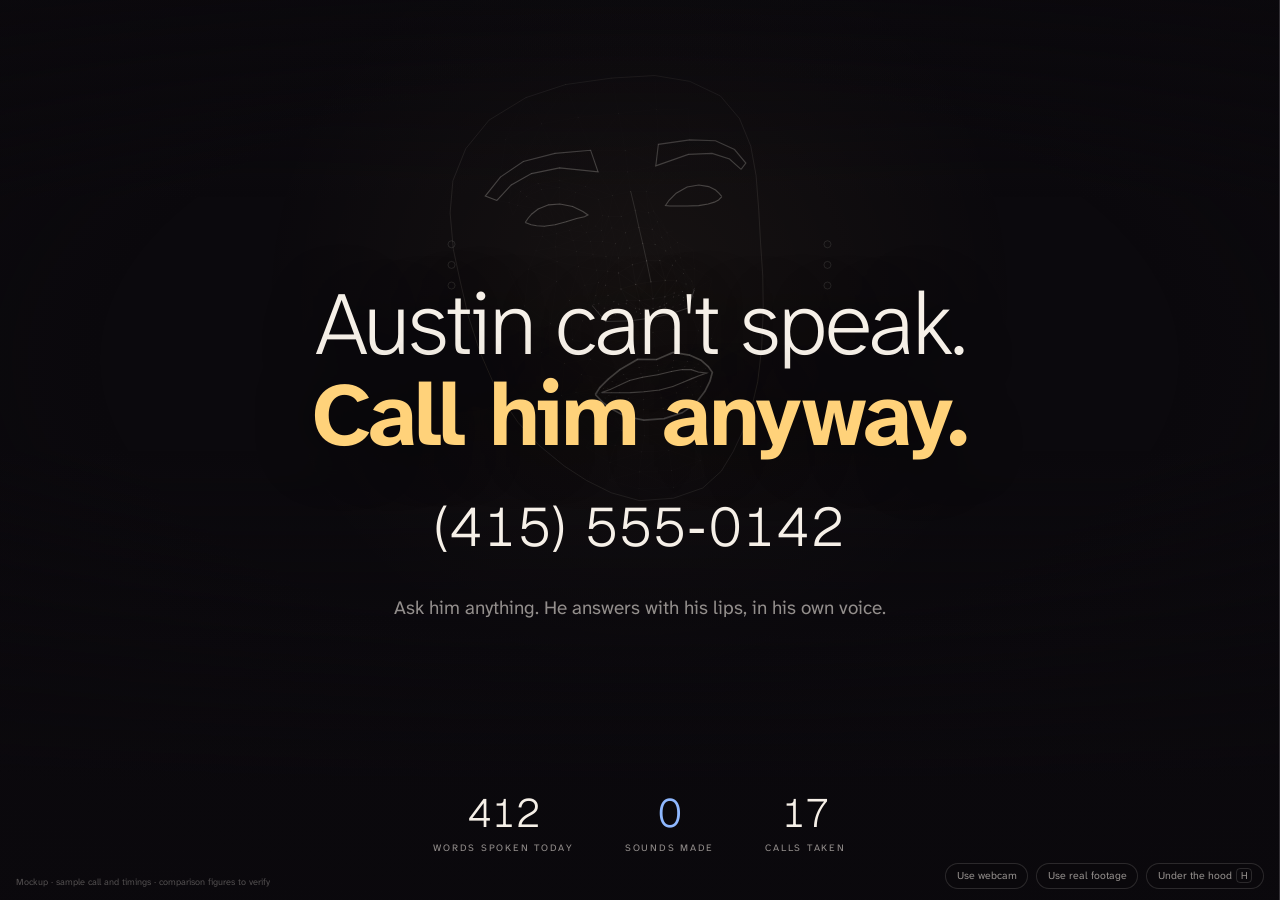
<file: demo/dashboard/index.html>
<!doctype html><html><head><meta charset=utf8><meta name=viewport content="width=device-width,initial-scale=1"></head><body><title>Silent Voice Call Console</title>
<meta name="claude:viewport-fit-sides" content="cover">
<link rel="preconnect" href="https://fonts.googleapis.com">
<link rel="preconnect" href="https://fonts.gstatic.com" crossorigin>
<link rel="stylesheet" href="https://fonts.googleapis.com/css2?family=Atkinson+Hyperlegible+Next:wght@200..800&family=Geist:wght@200..600&family=Atkinson+Hyperlegible+Mono:wght@300..600&display=swap">
<style>
/* Layout: a film frame built for three distances. 5 m: idle hook. 1 m: the caller's own words, then Austin's subtitles.
   Q&A: "Under the hood" slides the film left and opens the live pipeline. Grade warms cool → clay → gold as voice returns. */
@property --grade { syntax: "<color>"; inherits: true; initial-value: rgba(143,184,255,0) }
:root {
  --bg: #0b090d;
  --sheet: #131017;
  --text: #f6f0e8;
  --muted: rgba(246,240,232,.58);
  --dim: rgba(246,240,232,.3);
  --hair: rgba(246,240,232,.14);
  --lips: #8fb8ff;
  --claude: #e3876a;
  --voice: #ffd27a;
  --f-ui: "Atkinson Hyperlegible Next", "Atkinson Hyperlegible", system-ui, sans-serif;
  --f-num: "Atkinson Hyperlegible Mono", ui-monospace, Menlo, monospace;
  --f-fig: "Geist", "Atkinson Hyperlegible Next", system-ui, sans-serif;
  color-scheme: dark;
}
* { box-sizing: border-box }
html, body { height: 100% }
body { margin: 0; background: var(--bg); color: var(--text); font-family: var(--f-ui); font-size: clamp(12px, 1.5vh, 15px); line-height: 1.4; overflow: hidden }
.lab { font-size: .72em; letter-spacing: .18em; text-transform: uppercase; color: var(--muted) }
.mono { font-family: var(--f-num) }

.shell { position: fixed; inset: 0; display: grid; grid-template-columns: minmax(0, 1fr) 0fr; transition: grid-template-columns .8s cubic-bezier(.2,.8,.2,1) }
.shell.hood { grid-template-columns: minmax(0, 1.15fr) minmax(0, 1fr) }

/* film */
.frame { position: relative; overflow: hidden; min-width: 0; transition: --grade 1.4s ease }
.frame[data-phase="listen"] { --grade: rgba(200,205,220,.1) }
.frame[data-phase="lips"] { --grade: rgba(143,184,255,.42) }
.frame[data-phase="claude"] { --grade: rgba(227,135,106,.42) }
.frame[data-phase="voice"] { --grade: rgba(255,210,122,.48) }
#mesh, #footage { position: absolute; inset: 0; width: 100%; height: 100% }
#footage { object-fit: cover; filter: grayscale(1) contrast(1.15) brightness(.62); display: none }
.frame.video #footage { display: block }
.frame.video #mesh { opacity: 0 }
.grade { display: none }
.vignette { position: absolute; inset: 0; pointer-events: none;
  background: radial-gradient(120% 90% at 50% 40%, transparent 35%, rgba(11,9,13,.55) 70%, rgba(11,9,13,.96) 100%),
              linear-gradient(to bottom, rgba(11,9,13,.6), transparent 22%, transparent 50%, rgba(11,9,13,.94) 88%); }

.hud { position: absolute; inset: 0; padding: max(3.2vh, env(safe-area-inset-top, 0px)) 3.2vw max(3.4vh, env(safe-area-inset-bottom, 0px)) max(3.2vw, env(safe-area-inset-left, 0px));
  display: grid; grid-template-rows: auto minmax(0, 1fr) auto auto; transition: opacity .8s; padding-bottom: max(6.4vh, 44px) }
.shell:not(.hood) .hud { padding-right: max(3.2vw, env(safe-area-inset-right, 0px)) }
.top { display: flex; align-items: flex-start; justify-content: space-between; gap: 2vw }
.mark { display: flex; align-items: center; gap: .55em; font-weight: 800; font-size: 1.3em }
.mark svg { width: 1.2em; height: 1.2em }
.rec { display: flex; align-items: center; gap: .6em; margin-top: .7em; font-family: var(--f-num); font-size: .9em; color: var(--muted) }
.rec i { width: .55em; height: .55em; border-radius: 50%; background: #ff5d5d; animation: blink 1.6s steps(2) infinite }
@keyframes blink { 50% { opacity: .2 } }
.sound { text-align: right; display: grid; justify-items: end; gap: .45em }
.sound .meter { display: flex; gap: 3px; align-items: flex-end; height: 2.4vh }
.sound .meter i { width: 4px; height: 3px; background: var(--dim); border-radius: 1px }
.sound b { font-family: var(--f-fig); font-variant-numeric: tabular-nums; font-weight: 250; font-size: 3.4em; line-height: .9 }

/* caller: huge and verbatim while they speak (proof it is live), then steps back */
.caller { align-self: start; margin-top: 4vh; display: grid; gap: .6em; max-width: min(22ch, 19vw); transition: max-width .8s, margin .8s; position: relative; z-index: 3 }
.caller.hero { position: absolute; left: 50%; top: 44%; transform: translate(-50%, -50%); margin: 0; text-align: center; justify-items: center }
.caller .q { font-weight: 300; line-height: 1.18; font-size: clamp(17px, 2.9vh, 30px); min-height: 2.4em; transition: font-size .8s cubic-bezier(.2,.8,.2,1), color .6s; text-wrap: balance }
.caller.hero { max-width: none; width: min(72vw, 1100px); background: radial-gradient(closest-side, rgba(11,9,13,.92), rgba(11,9,13,.6) 70%, rgba(11,9,13,0)); padding: 6vh 4vw }
.caller.hero .q { font-size: clamp(34px, min(5vw, 8.6vh), 92px); letter-spacing: -.02em }
.caller .live { color: #8fd4a8 }
.caller .ctx { border-radius: 2px; transition: color .4s, box-shadow .4s }
.caller .ctx.lit { color: var(--claude); box-shadow: 0 .12em 0 var(--claude); font-weight: 600 }

.caller { grid-row: 2 }
.base { grid-row: 4 }
.subs { grid-row: 3; transition: opacity .5s; position: relative; display: grid; gap: 1.2vh; padding-bottom: 2.6vh; min-height: 0 }
.subs .lab { color: var(--lips); transition: color .6s }
.frame[data-phase="voice"] .subs .lab { color: var(--voice) }
.cap { font-size: clamp(32px, min(5.6vw, 10vh), 112px); line-height: 1.04; letter-spacing: -.025em; display: flex; flex-wrap: wrap; gap: .04em .26em; max-width: 17ch; min-height: 1.1em; text-shadow: 0 .04em .5em rgba(0,0,0,.6) }
.shell.hood .cap { font-size: clamp(28px, min(3.6vw, 8vh), 80px) }
.w { position: relative; color: var(--text); font-weight: 250; transition: opacity .5s, color .4s, font-weight .7s cubic-bezier(.2,.8,.2,1), text-shadow .4s }
.cap.spot .w:not(.target) { opacity: .14 !important }
.w.fix { color: var(--claude) }
.w.said { color: var(--voice); text-shadow: 0 0 .5em rgba(255,210,122,.35), 0 .04em .5em rgba(0,0,0,.6) }
.reel { position: absolute; left: -.4em; bottom: 100%; margin-bottom: .2em; padding: .35em .5em; border-radius: 6px; background: rgba(11,9,13,.88); z-index: 4; display: grid; gap: .12em; font-family: var(--f-num); font-weight: 400; font-size: max(13px, .2em); letter-spacing: 0; color: var(--muted); white-space: nowrap; text-shadow: none; transition: opacity .5s }
.reel span { display: flex; justify-content: space-between; gap: 1.2em; transition: opacity .4s, color .4s }
.reel span.pick { color: var(--claude) }
.reel span.out { opacity: .25; text-decoration: line-through }
.why { font-size: clamp(14px, 2vh, 19px); color: var(--claude); min-height: 1.4em; opacity: 0; transition: opacity .5s }
.why.on { opacity: 1 }
#arc { position: absolute; inset: 0; width: 100%; height: 100%; pointer-events: none; overflow: visible; z-index: 2 }

.base { display: grid; grid-template-columns: minmax(0, 1fr) auto; gap: 3vw; align-items: end; border-top: 1px solid var(--hair); padding-top: 1.6vh }
.ribbon { height: 5.4vh; min-height: 34px; position: relative }
.ribbon canvas { position: absolute; inset: 0; width: 100%; height: 100% }
.stats { display: flex; gap: 3vw }
.shell.hood .stats { display: none }
.stat { display: grid; gap: .35em; min-width: 8.5em }
.stat b { font-family: var(--f-fig); font-variant-numeric: tabular-nums; font-weight: 300; font-size: clamp(22px, 3.8vh, 38px); line-height: 1; font-variant-numeric: tabular-nums }
.stat b small { font-size: .4em; color: var(--muted); margin-left: .3em }
.stat .vs { font-size: .78em; color: var(--muted) }
.stat .vs em { font-style: normal; color: var(--text) }
.seg { display: flex; gap: 2px; height: 3px }
.seg i { height: 100%; width: 0; transition: width .5s cubic-bezier(.2,.8,.2,1) }
.origin { position: absolute; right: 3.2vw; top: 60%; max-width: 22ch; text-align: right; font-size: clamp(13px, 1.9vh, 18px); color: var(--muted); opacity: 0; transition: opacity .8s; pointer-events: none }
.origin b { display: block; color: var(--voice); font-weight: 600 }
.origin.on { opacity: 1 }
.shell.hood .origin { display: none }

/* idle hook */
.attract { position: absolute; inset: 0; display: grid; place-content: center; text-align: center; gap: 3.2vh; padding: 0 16px; transition: opacity 1s; z-index: 5 }
.attract.off { opacity: 0; pointer-events: none }
.attract h1 { margin: 0; font-weight: 250; font-size: clamp(40px, min(7vw, 11vh), 132px); line-height: 1.02; letter-spacing: -.03em; text-wrap: balance; text-shadow: 0 .05em .6em rgba(0,0,0,.7) }
.attract h1 b { font-weight: 700; color: var(--voice) }
.attract .tel { font-family: var(--f-fig); font-variant-numeric: tabular-nums; font-weight: 300; font-size: clamp(26px, 6vh, 64px); letter-spacing: .04em }
.attract p { margin: 0; color: var(--muted); font-size: clamp(14px, 2.1vh, 20px) }
.today { position: absolute; left: 50%; bottom: 5vh; transform: translateX(-50%); display: flex; gap: 4vw; white-space: nowrap }
.today div { display: grid; justify-items: center }
.today b { font-family: var(--f-fig); font-variant-numeric: tabular-nums; font-weight: 300; font-size: clamp(24px, 4.4vh, 44px) }
.today .z b { color: var(--lips) }
.frame.attracting .hud, .frame.ending .hud { opacity: 0 }

/* end-of-call card */
.end { position: absolute; inset: 0; z-index: 6; display: grid; align-content: center; justify-items: start; gap: 3.6vh; padding: 0 8vw; background: rgba(11,9,13,.88); backdrop-filter: blur(6px); transition: opacity .9s }
.end.off { opacity: 0; pointer-events: none }
.end h2 { margin: 0; font-weight: 250; font-size: clamp(30px, min(4.6vw, 8vh), 84px); letter-spacing: -.025em; line-height: 1.05; max-width: 18ch; text-wrap: balance }
.end h2 b { font-weight: 700; color: var(--voice) }
.totals { display: grid; grid-template-columns: repeat(4, auto); gap: 1vh 5vw }
.totals div { display: grid; gap: .3em }
.totals b { font-family: var(--f-fig); font-variant-numeric: tabular-nums; font-weight: 300; font-size: clamp(26px, 5vh, 52px); line-height: 1 }
.totals .z b { color: var(--lips) }
.totals .c b { color: var(--claude) }
.script { display: grid; gap: .8vh; font-size: clamp(14px, 2vh, 20px); max-width: 70ch }
.script p { margin: 0; color: var(--muted) }
.script p b { color: var(--voice); font-weight: 400 }
.script p em { font-style: normal; color: var(--claude) }

/* under the hood */
.sheet { min-width: 0; overflow: hidden; background: var(--sheet); border-left: 1px solid var(--hair) }
.sheet .in { height: 100%; overflow: auto; padding: max(3.2vh, env(safe-area-inset-top, 0px)) max(2.6vw, env(safe-area-inset-right, 0px)) 3vh 2.6vw; display: grid; gap: 2.6vh; align-content: start; min-width: 460px }
.sheet h3 { margin: 0; font-size: 1.25em; font-weight: 700; display: flex; justify-content: space-between; align-items: baseline; gap: 1em }
.sheet h3 span { font-weight: 400; font-size: .7em; color: var(--muted) }
.pipe { display: grid; grid-template-columns: repeat(5, minmax(0, 1fr)); gap: 0; position: relative }
.node { display: grid; gap: .3em; padding: 1.2vh .8vw; border-top: 2px solid var(--hair); transition: border-color .3s }
.node.on { border-color: var(--c) }
.node b { font-size: .95em; font-weight: 600 }
.node span { font-size: .75em; color: var(--muted) }
.node .ms { font-family: var(--f-num); font-size: 1.35em; color: var(--text) }
.block { display: grid; gap: 1vh }
.block .lab { color: var(--dim) }
.nb { display: grid; gap: .5vh; font-family: var(--f-num); font-size: .92em }
.nb div { display: grid; grid-template-columns: 1fr auto; gap: 1em; padding: .45em .7em; border-radius: 6px; background: rgba(246,240,232,.03) }
.nb div:first-child { background: rgba(143,184,255,.09) }
.nb em { font-style: normal; color: var(--muted) }
.io { display: grid; grid-template-columns: 1fr 1fr; gap: 1vw }
pre { margin: 0; font-family: var(--f-num); font-size: .8em; line-height: 1.5; color: var(--muted); background: rgba(246,240,232,.03); border-radius: 8px; padding: .9em 1em; white-space: pre-wrap; word-break: break-word }
pre:empty::before { content: "Waiting for this step"; color: var(--dim) }
pre .k { color: var(--text) }
pre .c { color: var(--claude) }
pre .v { color: var(--voice) }
pre .l { color: var(--lips) }
.emg { display: grid; grid-template-columns: repeat(2, 1fr); gap: 1vh 1vw }
.emg div { display: grid }
.emg label { font-size: .72em; color: var(--muted) }
.emg canvas { width: 100%; height: 3vh; min-height: 22px }

.ctrl { position: fixed; right: max(16px, env(safe-area-inset-right, 0px)); bottom: max(1.2vh, env(safe-area-inset-bottom, 0px)); z-index: 10; display: flex; gap: .6em; align-items: center }
.ctrl button, .ctrl label { font: inherit; font-size: .78em; color: var(--muted); background: rgba(11,9,13,.6); border: 1px solid var(--hair); border-radius: 999px; padding: .45em 1em; cursor: pointer }
.ctrl button:hover, .ctrl label:hover { color: var(--text) }
.ctrl button:focus-visible, .ctrl input:focus-visible + label { outline: 2px solid var(--lips); outline-offset: 2px }
.ctrl kbd { font-family: var(--f-num); border: 1px solid var(--hair); border-radius: 4px; padding: 0 .35em; margin-left: .4em }
.ctrl input { position: absolute; opacity: 0; width: 1px; height: 1px }
.campv { position: fixed; left: max(3.2vw, env(safe-area-inset-left, 0px)); top: 36vh; width: min(13vw, 200px); aspect-ratio: 4 / 3; object-fit: cover; border-radius: 10px; border: 1px solid var(--hair); transform: scaleX(-1); z-index: 10; background: #000; box-shadow: 0 0 0 1px rgba(143,212,168,.35) }
.ctrl .on { color: #8fd4a8; border-color: rgba(143,212,168,.5) }
.fine { position: fixed; left: max(16px, env(safe-area-inset-left, 0px)); bottom: max(1.2vh, env(safe-area-inset-bottom, 0px)); z-index: 10; font-size: .68em; color: var(--dim) }

@media (max-width: 860px) {
  body { overflow: auto } .shell { position: relative; min-height: 100%; grid-template-columns: minmax(0, 1fr) !important; grid-template-rows: 100vh auto }
  .shell:not(.hood) .sheet { display: none }
  .sheet .in { min-width: 0 } .pipe { grid-template-columns: repeat(2, minmax(0, 1fr)) } .io { grid-template-columns: minmax(0, 1fr) }
  .base { grid-template-columns: minmax(0, 1fr) } .stats { gap: 18px; flex-wrap: wrap } .origin { display: none }
  .totals { grid-template-columns: repeat(2, auto) } .today { gap: 24px }
  .ctrl { position: absolute } .fine { display: none }
}
@media (prefers-reduced-motion: reduce) { * { transition: none !important; animation: none !important } }
</style>

<div class="shell" id="shell">
  <div class="frame attracting" id="frame" data-phase="voice">
    <canvas id="mesh"></canvas>
    <video id="footage" muted loop playsinline></video>
    <div class="grade"></div>
    <div class="vignette"></div>

    <div class="hud">
      <div class="top">
        <div>
          <div class="mark"><svg viewBox="0 0 26 26" aria-hidden="true"><path d="M3 13c3-5 6-5 10 0s7 5 10 0" fill="none" stroke="#8fb8ff" stroke-width="2.4" stroke-linecap="round"/><path d="M3 13c3 5 6 5 10 0" fill="none" stroke="#ffd27a" stroke-width="2.4" stroke-linecap="round"/></svg>Silent Voice</div>
          <div class="rec"><i></i><span>LIVE CALL</span><span id="clock">00:00</span></div>
        </div>
        <div class="sound"><span class="lab">Sound from Austin</span><div class="meter" id="meter"></div><b>0</b></div>
      </div>

      <div class="caller" id="caller"><span class="lab" id="callerLab">You, on the phone</span><div class="q" id="q"></div></div>

      <div class="subs" id="subs">
        <span class="lab" id="subLab">Austin, read from his lips</span>
        <div class="cap" id="cap"></div>
        <div class="why" id="why"></div>
        <svg id="arc"><path id="arcPath" fill="none" stroke="#e3876a" stroke-width="1.5" stroke-linecap="round"/></svg>
      </div>

      <div class="base">
        <div class="ribbon"><canvas id="ribbon"></canvas></div>
        <div class="stats">
          <div class="stat"><span class="lab">Latency</span><b id="lat">–<small>ms</small></b><div class="seg" id="seg"><i style="background:var(--lips)"></i><i style="background:var(--claude)"></i><i style="background:var(--voice)"></i><i style="background:var(--muted)"></i></div></div>
          <div class="stat"><span class="lab">Reply gap</span><b id="gap">–<small>s</small></b><span class="vs">typing device <em>~30 s</em></span></div>
          <div class="stat"><span class="lab">Words / min</span><b id="wpm">–</b><span class="vs">eye-gaze <em>~12</em></span></div>
        </div>
      </div>
    </div>

    <div class="origin" id="origin"><b>This is his own voice.</b>Rebuilt by Cartesia from 14 seconds of a 2019 birthday video.</div>

    <div class="attract" id="attract">
      <h1>Austin can't speak.<br><b>Call him anyway.</b></h1>
      <div class="tel">(415) 555‑0142</div>
      <p>Ask him anything. He answers with his lips, in his own voice.</p>
    </div>
    <div class="today" id="today"><div><b id="todayWords">412</b><span class="lab">words spoken today</span></div><div class="z"><b>0</b><span class="lab">sounds made</span></div><div><b id="todayCalls">17</b><span class="lab">calls taken</span></div></div>

    <div class="end off" id="end">
      <span class="lab">Call ended · <span id="endTime">01:12</span></span>
      <h2>You just talked with Austin for a minute. <b>He never made a sound.</b></h2>
      <div class="totals">
        <div><b id="eWords">0</b><span class="lab">words spoken</span></div>
        <div class="z"><b>0</b><span class="lab">sounds made</span></div>
        <div class="c"><b id="eFix">0</b><span class="lab">words chosen by Claude</span></div>
        <div><b id="eGap">–</b><span class="lab">avg reply, seconds</span></div>
      </div>
      <div class="script" id="eScript"></div>
    </div>
  </div>

  <aside class="sheet" id="sheet" aria-label="Under the hood">
    <div class="in">
      <h3>Under the hood <span>same call, live</span></h3>
      <div class="pipe" id="pipe">
        <div class="node" style="--c:var(--text)"><b>Phone</b><span>Twilio · Cartesia Ink</span><span class="ms">–</span></div>
        <div class="node" style="--c:var(--lips)"><b>Lips</b><span>Auto-AVSR · webcam 30 fps</span><span class="ms">–</span></div>
        <div class="node" style="--c:var(--claude)"><b>Claude</b><span>question + guesses</span><span class="ms">–</span></div>
        <div class="node" style="--c:var(--voice)"><b>Voice</b><span>Cartesia Sonic · clone</span><span class="ms">–</span></div>
        <div class="node" style="--c:var(--muted)"><b>Line</b><span>back to the caller</span><span class="ms">–</span></div>
      </div>
      <div class="block"><span class="lab">Lip reader, top guesses</span><div class="nb" id="nbest"></div></div>
      <div class="io">
        <div class="block"><span class="lab">Claude gets</span><pre id="cin"></pre></div>
        <div class="block"><span class="lab">Claude returns</span><pre id="cout"></pre></div>
      </div>
      <div class="block"><span class="lab">Cartesia request</span><pre id="tts"></pre></div>
      <div class="block"><span class="lab">Face muscles · 4 EMG channels · 1 kHz</span><div class="emg" id="emg"></div></div>
    </div>
  </aside>
</div>

<video id="camPrev" class="campv" muted playsinline hidden></video>
<div class="ctrl"><button id="camBtn" type="button">Use webcam</button><input type="file" id="file" accept="video/*"><label for="file">Use real footage</label><button id="hoodBtn" type="button">Under the hood<kbd>H</kbd></button></div>
<div class="fine">Mockup · sample call and timings · comparison figures to verify</div>

<script src="face_data.js"></script>
<script>
(() => {
  const $ = id => document.getElementById(id);
  const reduce = matchMedia('(prefers-reduced-motion: reduce)').matches;
  const sleep = ms => new Promise(r => setTimeout(r, reduce ? Math.min(ms, 80) : ms));
  const css = n => getComputedStyle(document.documentElement).getPropertyValue(n).trim();
  const C = { lips: css('--lips'), voice: css('--voice'), claude: css('--claude'), dim: css('--dim') };
  const esc = s => s.replace(/[&<>]/g, c => ({ '&': '&amp;', '<': '&lt;', '>': '&gt;' }[c]));
  const fit = cv => { const r = cv.getBoundingClientRect(), d = Math.min(2, devicePixelRatio || 1), W = Math.max(1, Math.round(r.width * d)), H = Math.max(1, Math.round(r.height * d)); if (cv.width !== W || cv.height !== H) { cv.width = W; cv.height = H; } const x = cv.getContext('2d'); x.setTransform(d, 0, 0, d, 0, 0); x.clearRect(0, 0, r.width, r.height); return { x, w: r.width, h: r.height }; };

  const SCRIPT = [
    { q: 'Hey Austin, did you pick up your {meds} today?', raw: ['I', 'got', 'the', 'bills', 'this', 'morning.'], conf: [.95, .9, .86, .34, .82, .88],
      at: 3, alts: [['pills', .31], ['bills', .34], ['mills', .12]], pick: 'pills', why: 'You said “meds”, so Claude chose “pills”.',
      nbest: [['i got the bills this morning', -4.1], ['i got the pills this morning', -4.3], ['i got the mills this morning', -6.0]], emo: 'content', tts: 'I got the pills this morning.',
      ink: 410, lat: [312, 381, 118, 152], gap: 1.6, wpm: 58 },
    { q: 'Nice. What did you {eat} for lunch?', raw: ['A', 'bureau,', 'it', 'was', 'amazing.'], conf: [.9, .29, .88, .91, .84],
      at: 1, alts: [['burrito', .27], ['bureau', .29], ['pirate', .08]], pick: 'burrito,', why: 'You asked what he ate, so Claude chose “burrito”. He laughs.',
      nbest: [['a bureau it was amazing', -5.2], ['a burrito it was amazing', -5.4], ['a pirate it was amazing', -7.9]], emo: 'happy', tts: 'A burrito, it was amazing!',   // Claude swaps look-alikes only: never adds words or sounds
      ink: 380, lat: [296, 402, 109, 148], gap: 1.5, wpm: 64 },
    { q: 'Anything you want to tell your {mom}?', raw: ['Tell', 'her', 'I', 'glove', 'her.'], conf: [.87, .9, .93, .33, .89],
      at: 3, alts: [['love', .32], ['glove', .33], ['of', .1]], pick: 'love', why: 'A message for his mom, so Claude chose “love”.',
      nbest: [['tell her i glove her', -3.9], ['tell her i love her', -4.0], ['tell her i of her', -6.6]], emo: 'content', tts: 'Tell her I love her.',
      ink: 395, lat: [288, 356, 121, 150], gap: 1.4, wpm: 61 }
  ];

  const shell = $('shell'), frame = $('frame'), cap = $('cap'), q = $('q'), caller = $('caller');
  let mouth = 0, speaking = false, voicing = false, voiceAmp = 0, callStart = 0, firstVoice = true;
  const N = 360, amp = new Float32Array(N), kind = new Uint8Array(N);
  $('meter').innerHTML = '<i></i>'.repeat(14);
  const EMG = ['A0 under chin', 'A1 left chin', 'A2 right cheek', 'A3 left cheek'];
  $('emg').innerHTML = EMG.map(n => `<div><label>${n}</label><canvas></canvas></div>`).join('');
  const emgH = EMG.map(() => new Array(140).fill(0));

  const toggleHood = () => { shell.classList.toggle('hood'); $('hoodBtn').setAttribute('aria-pressed', shell.classList.contains('hood')); };
  $('hoodBtn').addEventListener('click', toggleHood);
  addEventListener('keydown', e => { if ((e.key === 'h' || e.key === 'H') && !e.metaKey && !e.ctrlKey) toggleHood(); });

  const NV = MV.length / 3, base = new Float32Array(MV), cur = new Float32Array(MV.length);
  const vx = i => base[i * 3], vy = i => base[i * 3 + 1];
  const LOOPS = {
    oval: [10,338,297,332,284,251,389,356,454,323,361,288,397,365,379,378,400,377,152,148,176,149,150,136,172,58,132,93,234,127,162,21,54,103,67,109,10],
    lipsOut: [61,146,91,181,84,17,314,405,321,375,291,409,270,269,267,0,37,39,40,185,61],
    lipsIn: [78,95,88,178,87,14,317,402,318,324,308,415,310,311,312,13,82,81,80,191,78],
    eyeL: [263,249,390,373,374,380,381,382,362,398,384,385,386,387,388,466,263],
    eyeR: [33,7,163,144,145,153,154,155,133,173,157,158,159,160,161,246,33],
    browL: [276,283,282,295,285,336,296,334,293,300,276],
    browR: [46,53,52,65,55,107,66,105,63,70,46],
    nose: [168,6,197,195,5,4],
    nostrils: [129,98,97,2,326,327,358]
  };
  // pad sites from HARDWARE.md, snapped to the nearest landmark; off = extra offset in cm (A0 sits under the chin)
  const near = (x, y) => { let b = 0, d = 1e9; for (let i = 0; i < NV; i++) { if (base[i * 3 + 2] < -1) continue; const e = (vx(i) - x) ** 2 + (vy(i) - y) ** 2; if (e < d) { d = e; b = i; } } return b; };
  const PADS = [
    { ch: 'A0', name: 'Under chin', reads: 'tongue', at: [[-.9, -9.2], [.9, -9.2]], off: [0, -.9, -1.2], side: -1, ly: -9.4, w: 1.0 },
    { ch: 'A1', name: 'Left chin corner', reads: 'lower lip, jaw', at: [[2.9, -7.3], [3.6, -6.5]], off: [0, 0, 0], side: 1, ly: -6.4, w: .8 },
    { ch: 'A2', name: 'Right cheek, below mouth', reads: 'lower lip', at: [[-2.7, -5.7], [-1.8, -6.0]], off: [0, 0, 0], side: -1, ly: -5.2, w: .85 },
    { ch: 'A3', name: 'Left cheek, above mouth', reads: 'upper lip, smile', at: [[2.5, -2.7], [3.5, -2.5]], off: [0, 0, 0], side: 1, ly: -2.2, w: .9 }
  ].map(p => ({ ...p, idx: p.at.map(([x, y]) => near(x, y)) }));

  const rms = new Float32Array(4), uv = new Float32Array(4);
  const pose = { yaw: 0, pitch: 0, roll: 0 };
  const ex = { smile: 0, brow: 0, blink: 0, pucker: 0 };
  function emgLevels(t, dt) {
    for (let i = 0; i < PADS.length; i++) {
      const burst = speaking ? PADS[i].w * (.35 + .65 * Math.abs(Math.sin(t / (85 + i * 23) + i * 1.7) * Math.sin(t / (310 + i * 41)))) : .05 + .02 * Math.random();
      rms[i] += (burst - rms[i]) * Math.min(1, dt / 90);
      uv[i] = Math.round(4 + rms[i] * 86);
    }
    trackStep(dt);
    const B = live.b;
    ex.jaw = B[0]; ex.smile = (B[1] + B[2]) / 2; ex.brow = Math.max(B[3], (B[4] + B[5]) / 2); ex.pucker = B[6]; ex.blink = (B[7] + B[8]) / 2;
    pose.yaw = live.pose[0]; pose.pitch = live.pose[1]; pose.roll = live.pose[2];
  }
  // Recorded MediaPipe Face Landmarker output (landmarks, 52-blendshape subset, head pose) played back at 15 fps.
  // Segments: quiet (listening), talk (mouthing), smile (his voice playing). Live build: same fields, straight from the webcam.
  const dec = (b64, n) => { const bin = atob(b64), u = new Uint8Array(bin.length); for (let i = 0; i < bin.length; i++) u[i] = bin.charCodeAt(i); return new Int16Array(u.buffer); };
  const TP = dec(TRACK.p), TB = dec(TRACK.b), TPO = dec(TRACK.pose);
  const seg = { quiet: { t: 0, dir: 1 }, talk: { t: 0, dir: 1 }, smile: { t: 0, dir: 1 } };
  const live = { b: new Float32Array(9), pose: [0, 0, 0] };
  const raw = new Float32Array(MV.length); let smoothInit = false;
  function smoothInto() { const a = smoothInit ? .45 : 1; for (let i = 0; i < raw.length; i++) cur[i] += (raw[i] - cur[i]) * a; smoothInit = true; }
  function trackStep(dt) {
    const L = window.reclaimLive;
    if (L && L.fresh) { raw.set(L.p); live.b.set(L.b); live.pose = L.pose.slice(); smoothInto(); return; }
    const ph = frame.dataset.phase, name = speaking ? 'talk' : ph === 'voice' ? 'smile' : 'quiet';
    const [a, b] = TRACK.segs[name], st = seg[name], len = b - a - 1;
    st.t += st.dir * dt / 1000 * TRACK.fps;
    if (st.t >= len) { st.t = len; st.dir = -1; } else if (st.t <= 0) { st.t = 0; st.dir = 1; }
    const f0 = a + Math.floor(st.t), f1 = Math.min(b - 1, f0 + 1), k = st.t - Math.floor(st.t);
    const o0 = f0 * NV * 3, o1 = f1 * NV * 3;
    for (let i = 0; i < NV * 3; i++) raw[i] = (TP[o0 + i] * (1 - k) + TP[o1 + i] * k) / 100;
    smoothInto();
    for (let i = 0; i < 9; i++) live.b[i] = (TB[f0 * 9 + i] * (1 - k) + TB[f1 * 9 + i] * k) / 1000;
    for (let i = 0; i < 3; i++) live.pose[i] = (TPO[f0 * 3 + i] * (1 - k) + TPO[f1 * 3 + i] * k) / 1000;
  }
  const deg = r => (r * 180 / Math.PI).toFixed(0);
  const PH = { listen: [246, 240, 232], lips: [143, 184, 255], claude: [227, 135, 106], voice: [255, 210, 122] };
  const PX = new Float32Array(NV * 3);

  function drawMesh(t) {
    const { x, w, h } = fit($('mesh'));
    const idle = frame.classList.contains('attracting'), ph = frame.dataset.phase, spot = ph === 'claude';
    const u = Math.min(h * .47 / 17.7, w * .36 / 17.7), cx = w * .5, cy = h * .33;
    const cyw = 1, syw = 0, cp = 1, sp = 0, cr = 1, sr = 0;
    const proj = (X, Y, Z) => {
      Y += .3;
      let x1 = X * cyw + Z * syw, z1 = Z * cyw - X * syw;
      let y1 = Y * cp + z1 * sp; z1 = -Y * sp + z1 * cp;
      const x2 = x1 * cr - y1 * sr, y2 = x1 * sr + y1 * cr;
      const f = 1 + z1 * .012;
      return [cx + x2 * u * f, cy - y2 * u * f, z1];
    };
    for (let i = 0; i < NV; i++) { const q = proj(cur[i * 3], cur[i * 3 + 1], cur[i * 3 + 2]); PX[i * 3] = q[0]; PX[i * 3 + 1] = q[1]; PX[i * 3 + 2] = q[2]; }
    const [r, g, b] = PH[ph] || PH.listen, tone = a => `rgba(${r},${g},${b},${a.toFixed(3)})`;
    const dimAll = idle ? .4 : 1;

    const halo = x.createRadialGradient(cx, cy, 0, cx, cy, u * 16);
    halo.addColorStop(0, tone(.13 * dimAll)); halo.addColorStop(1, tone(0)); x.fillStyle = halo; x.fillRect(0, 0, w, h);

    // tessellation, faded by depth so the far side recedes
    x.lineWidth = .6;
    for (const [lo, hi, a] of [[-99, 0, .025], [0, 3, .05], [3, 99, .075]]) {
      x.beginPath();
      for (let e = 0; e < ME.length; e += 2) {
        const i = ME[e], j = ME[e + 1], zz = (PX[i * 3 + 2] + PX[j * 3 + 2]) / 2;
        if (zz < lo || zz >= hi) continue;
        x.moveTo(PX[i * 3], PX[i * 3 + 1]); x.lineTo(PX[j * 3], PX[j * 3 + 1]);
      }
      x.strokeStyle = `rgba(246,240,232,${(a * dimAll).toFixed(3)})`; x.stroke();
    }
    x.fillStyle = `rgba(246,240,232,${(.4 * dimAll).toFixed(3)})`;
    for (let i = 0; i < NV; i++) { const zz = PX[i * 3 + 2]; if (zz < 0) continue; const rr = .5 + Math.min(1.2, zz * .18); x.fillRect(PX[i * 3] - rr / 2, PX[i * 3 + 1] - rr / 2, rr, rr); }
    const loop = (ids, color, lw) => { x.beginPath(); ids.forEach((i, k) => k ? x.lineTo(PX[i * 3], PX[i * 3 + 1]) : x.moveTo(PX[i * 3], PX[i * 3 + 1])); x.strokeStyle = color; x.lineWidth = lw; x.stroke(); };
    const feat = `rgba(246,240,232,${(.6 * dimAll).toFixed(3)})`;
    loop(LOOPS.oval, `rgba(246,240,232,${(.22 * dimAll).toFixed(3)})`, 1);
    loop(LOOPS.eyeL, feat, 1.1); loop(LOOPS.eyeR, feat, 1.1); loop(LOOPS.browL, feat, 1.1); loop(LOOPS.browR, feat, 1.1); loop(LOOPS.nose, `rgba(246,240,232,${(.28 * dimAll).toFixed(3)})`, 1); loop(LOOPS.nostrils, `rgba(246,240,232,${(.4 * dimAll).toFixed(3)})`, 1);
    const lipC = idle ? feat : tone(.95);
    loop(LOOPS.lipsOut, lipC, 1.7); loop(LOOPS.lipsIn, idle ? feat : tone(.6), 1.1);

    // REF pads behind each ear
    for (const sd of [-1, 1]) for (let k = 0; k < 3; k++) { const [X, Y, Z] = proj(sd * 8.2, .2 + k * .9, -3.4); x.strokeStyle = `rgba(246,240,232,${(.25 * dimAll * (Z > -6 ? 1 : .35)).toFixed(3)})`; x.lineWidth = 1; x.beginPath(); x.arc(X, Y, 3.5, 0, 7); x.stroke(); }
    if (idle) return;

    const lab = ph === 'listen' ? 0 : spot ? .16 : 1;
    const big = Math.max(11, u * .52), small = Math.max(10, u * .44);
    for (let i = 0; i < PADS.length; i++) {
      const pad = PADS[i], v = rms[i];
      const pts = pad.idx.map(j => proj(cur[j * 3] + pad.off[0], cur[j * 3 + 1] + pad.off[1], cur[j * 3 + 2] + pad.off[2] + .25));
      x.globalCompositeOperation = 'lighter';
      for (const [X, Y] of pts) {
        const R = 5 + v * u * 3.4, gr = x.createRadialGradient(X, Y, 0, X, Y, R);
        gr.addColorStop(0, `rgba(143,184,255,${(.2 + .8 * v).toFixed(2)})`); gr.addColorStop(.35, `rgba(143,184,255,${(.08 + .3 * v).toFixed(2)})`); gr.addColorStop(1, 'rgba(143,184,255,0)');
        x.fillStyle = gr; x.beginPath(); x.arc(X, Y, R, 0, 7); x.fill();
      }
      x.globalCompositeOperation = 'source-over';
      for (const [X, Y] of pts) { x.fillStyle = v > .35 ? '#ffffff' : '#b9d1ff'; x.beginPath(); x.arc(X, Y, 2.6, 0, 7); x.fill(); }
      if (!lab) continue;
      const mx = (pts[0][0] + pts[1][0]) / 2, my = (pts[0][1] + pts[1][1]) / 2;
      const lx = cx + pad.side * u * 10.5, ly = cy - (pad.ly + .6) * u;
      x.globalAlpha = lab;
      x.strokeStyle = `rgba(143,184,255,${(.22 + .5 * v).toFixed(2)})`; x.lineWidth = 1;
      x.beginPath(); x.moveTo(mx, my); x.lineTo(lx - pad.side * 10, ly); x.lineTo(lx, ly); x.stroke();
      x.textAlign = pad.side > 0 ? 'left' : 'right';
      const tx = lx + pad.side * 6, bw = Math.max(110, u * 6.2), bx = pad.side > 0 ? tx : tx - bw, by = ly + 5;
      x.font = `600 ${big}px ${css('--f-ui')}`; x.fillStyle = 'rgba(246,240,232,.92)'; x.fillText(pad.name, tx, ly - 4);
      x.fillStyle = 'rgba(246,240,232,.1)'; x.fillRect(bx, by, bw, 2);
      const fw = bw * Math.min(1, v); x.fillStyle = v > .35 ? '#ffffff' : C.lips; x.fillRect(pad.side > 0 ? bx : bx + bw - fw, by, fw, 2);
      x.font = `400 ${small}px ${css('--f-ui')}`; x.fillStyle = 'rgba(246,240,232,.5)'; x.fillText(`${pad.ch} · ${pad.reads}`, tx, by + small + 6);
      x.textAlign = pad.side > 0 ? 'right' : 'left'; x.fillStyle = 'rgba(246,240,232,.8)'; x.font = `400 ${small}px ${css('--f-fig')}`;
      x.fillText(`${uv[i]} µV`, pad.side > 0 ? bx + bw : bx, by + small + 6);
      if (i === 0 && v > .55) { x.textAlign = pad.side > 0 ? 'left' : 'right'; x.fillStyle = C.voice; x.font = `400 ${small}px ${css('--f-ui')}`; x.fillText('Tongue moving. The camera can\'t see this.', tx, by + small * 2 + 12); }
      x.globalAlpha = 1;
    }
    x.textAlign = 'left';

    // head pose + expression panel, right column
    if (ph === 'listen') return;
    x.globalAlpha = spot ? .3 : 1;
    const hx = Math.max(cx + u * 10.5 + 190, w - 230), wide = hx + 200 < w;
    let ey = h * .16;
    if (!wide) return void (x.globalAlpha = 1);
    x.font = `600 ${big}px ${css('--f-ui')}`; x.fillStyle = 'rgba(246,240,232,.92)'; x.fillText('Head pose', hx, ey);
    x.font = `400 ${small}px ${css('--f-fig')}`; x.fillStyle = 'rgba(246,240,232,.6)';
    ey += small + 8; x.fillText(`yaw ${deg(pose.yaw)}°   pitch ${deg(pose.pitch)}°   roll ${deg(pose.roll)}°`, hx, ey);
    ey += 34; x.font = `600 ${big}px ${css('--f-ui')}`; x.fillStyle = 'rgba(246,240,232,.92)'; x.fillText('Expression', hx, ey);
    const rows = [['Jaw open', ex.jaw], ['Smile', ex.smile], ['Brows up', ex.brow], ['Pucker', ex.pucker], ['Blink', ex.blink]];
    for (const [n, v] of rows) {
      ey += small + 10;
      x.font = `400 ${small}px ${css('--f-ui')}`; x.fillStyle = 'rgba(246,240,232,.55)'; x.fillText(n, hx, ey);
      x.fillStyle = 'rgba(246,240,232,.1)'; x.fillRect(hx + 78, ey - small * .35, 80, 2);
      x.fillStyle = tone(.95); x.fillRect(hx + 78, ey - small * .35, 80 * Math.min(1, v), 2);
      x.textAlign = 'right'; x.fillStyle = 'rgba(246,240,232,.8)'; x.font = `400 ${small}px ${css('--f-fig')}`; x.fillText(v.toFixed(2), hx + 196, ey); x.textAlign = 'left';
    }
    const toneName = ex.smile > .7 ? 'happy' : ex.smile > .45 ? 'warm' : ex.brow > .45 ? 'curious' : 'calm';
    ey += small + 18; x.font = `400 ${small}px ${css('--f-ui')}`; x.fillStyle = 'rgba(246,240,232,.55)'; x.fillText('Voice tone', hx, ey);
    x.fillStyle = C.voice; x.font = `600 ${big}px ${css('--f-ui')}`; x.fillText(toneName, hx + 78, ey);
    ey += 22; x.font = `400 ${small}px ${css('--f-ui')}`; x.fillStyle = 'rgba(246,240,232,.4)'; x.fillText('MediaPipe · 478 landmarks', hx, ey); ey += small + 6; x.fillText('52 blendshapes · head pose', hx, ey);
    x.globalAlpha = 1;
  }

  const phase = p => frame.dataset.phase = p;
  const node = (i, on, ms) => { const n = $('pipe').children[i]; n.classList.toggle('on', on); if (ms != null) n.querySelector('.ms').textContent = ms + ' ms'; };

  async function type(text) {
    q.textContent = '';
    for (const part of text.split(/(\{[^}]+\})/)) {
      let el = q;
      if (part.startsWith('{')) { el = document.createElement('span'); el.className = 'ctx'; q.append(el); }
      for (const ch of part.replace(/[{}]/g, '')) { el.append(ch); await sleep(34); }
    }
  }
  function drawArc(from, to) {
    const box = $('subs').getBoundingClientRect(), a = from.getBoundingClientRect(), b = to.getBoundingClientRect();
    const r = to.querySelector('.reel'), top = r ? r.getBoundingClientRect().top : b.top;
    const x1 = a.left + a.width / 2 - box.left, y1 = a.bottom - box.top + 8, x2 = b.left + Math.min(b.width / 2, 40) - box.left, y2 = top - box.top - 6;
    const p = $('arcPath'); p.setAttribute('d', `M${x1},${y1} C${x1},${y1 + (y2 - y1) * .7} ${x2},${y1 + (y2 - y1) * .3} ${x2},${y2}`);
    const L = p.getTotalLength(); p.style.opacity = 1;
    p.animate([{ strokeDasharray: `0 ${L}` }, { strokeDasharray: `${L} 0` }], { duration: reduce ? 1 : 700, easing: 'cubic-bezier(.2,.8,.2,1)', fill: 'forwards' });
  }

  const log = [];
  async function play(t) {
    cap.innerHTML = ''; cap.classList.remove('spot'); $('why').classList.remove('on'); $('arcPath').style.opacity = 0;
    [0, 1, 2, 3, 4].forEach(i => node(i, false));
    $('nbest').innerHTML = ''; $('cin').innerHTML = ''; $('cout').innerHTML = ''; $('tts').innerHTML = '';
    $('subLab').textContent = 'Austin, read from his lips';

    phase('listen'); caller.classList.add('hero'); $('subs').style.opacity = 0; $('callerLab').innerHTML = '<span class="live">● Hearing you, live</span>';
    node(0, true); await type(t.q); node(0, true, t.ink); await sleep(900);
    caller.classList.remove('hero'); $('subs').style.opacity = 1; $('callerLab').textContent = 'You asked'; await sleep(500);

    phase('lips'); speaking = true; node(1, true);
    const spans = t.raw.map(w => { const s = document.createElement('span'); s.className = 'w'; s.textContent = w; s.style.opacity = 0; cap.append(s); return s; });
    for (let i = 0; i < spans.length; i++) { await sleep(300); spans[i].style.opacity = (.3 + .7 * t.conf[i]).toFixed(2); spans[i].style.fontWeight = Math.round(200 + 500 * t.conf[i]); }
    await sleep(300); speaking = false; node(1, true, t.lat[0]);
    $('nbest').innerHTML = t.nbest.map(([s, sc]) => `<div><span>${s}</span><em>${sc.toFixed(1)}</em></div>`).join('');

    const target = spans[t.at]; target.classList.add('target');
    const reel = document.createElement('div'); reel.className = 'reel';
    reel.innerHTML = t.alts.map(([w, p]) => `<span data-w="${w}"><span>${w}</span><span>${p.toFixed(2)}</span></span>`).join('');
    target.append(reel); await sleep(800);

    phase('claude'); node(2, true); cap.classList.add('spot'); $('subLab').textContent = 'Claude, choosing the word';
    const plainQ = t.q.replace(/[{}]/g, '');
    $('cin').innerHTML = `<span class="k">question</span>  "${esc(plainQ)}"\n<span class="k">lip guesses</span>\n${t.nbest.map(([s]) => '  <span class="l">' + s + '</span>').join('\n')}\n<span class="k">face</span>  ${t.emo}`;
    const ctx = q.querySelector('.ctx'); ctx.classList.add('lit'); drawArc(ctx, target); await sleep(850);
    reel.querySelectorAll(':scope > span').forEach(s => s.classList.add(s.dataset.w === t.pick.replace(/[,.]/g, '') ? 'pick' : 'out'));
    await sleep(500);
    target.firstChild.textContent = t.pick; target.classList.add('fix');
    $('why').textContent = t.why; $('why').classList.add('on'); node(2, true, t.lat[1]);
    $('cout').innerHTML = `<span class="k">say</span>  <span class="c">"${esc(t.tts)}"</span>\n<span class="k">emotion</span>  ${t.emo}\n<span class="k">because</span>  "${esc(ctx.textContent)}" in the question`;
    await sleep(800);
    reel.style.opacity = 0; cap.classList.remove('spot'); $('arcPath').style.opacity = 0;
    spans.forEach(s => { s.style.opacity = 1; s.style.fontWeight = 650; });
    await sleep(400);

    const total = t.lat.reduce((a, b) => a + b, 0), segs = $('seg').children;
    [...segs].forEach(s => s.style.width = 0);
    for (let i = 0; i < 4; i++) { segs[i].style.width = t.lat[i] / total * 100 + '%'; await sleep(120); }
    $('lat').innerHTML = total + '<small>ms</small>';

    phase('voice'); voicing = true; node(3, true, t.lat[2]); $('subLab').textContent = 'Austin, in his own voice';
    $('tts').innerHTML = `<span class="k">model</span> sonic-3.6   <span class="k">voice</span> austin (instant clone)\n<span class="k">transcript</span> <span class="v">"${esc(t.tts)}"</span>\n<span class="k">emotion</span> ${t.emo}   <span class="k">output</span> phone audio, streamed`;
    if (firstVoice) { $('origin').classList.add('on'); firstVoice = false; }
    for (const s of spans) { s.classList.add('said'); await sleep(260); }
    node(4, true, t.lat[3]);
    await sleep(400); voicing = false;
    $('gap').innerHTML = t.gap.toFixed(1) + '<small>s</small>'; $('wpm').textContent = t.wpm;
    log.push({ q: plainQ, a: t.tts, pick: t.pick.replace(/[,.]/g, ''), n: t.raw.length, gap: t.gap });
    await sleep(2800); $('origin').classList.remove('on');
  }

  async function endCard() {
    const words = log.reduce((a, b) => a + b.n, 0), s = Math.floor((performance.now() - callStart) / 1000);
    $('endTime').textContent = String(s / 60 | 0).padStart(2, '0') + ':' + String(s % 60).padStart(2, '0');
    $('eWords').textContent = words; $('eFix').textContent = log.length;
    $('eGap').textContent = (log.reduce((a, b) => a + b.gap, 0) / log.length).toFixed(1);
    $('eScript').innerHTML = log.map(l => `<p>You: ${esc(l.q)}<br><b>Austin: ${esc(l.a).replace(l.pick, '<em>' + l.pick + '</em>')}</b></p>`).join('');
    $('todayWords').textContent = +$('todayWords').textContent + words; $('todayCalls').textContent = +$('todayCalls').textContent + 1;
    frame.classList.add('ending'); $('end').classList.remove('off'); await sleep(8000);
    $('end').classList.add('off'); frame.classList.remove('ending');
  }

  function ribbon() {
    const { x, w, h } = fit($('ribbon')), mid = h / 2;
    for (let i = 0; i < N - 1; i++) {
      const a = amp[i] * (mid - 2); if (a < .5) continue;
      x.fillStyle = kind[i] === 2 ? C.voice : C.lips; x.globalAlpha = .2 + .8 * (i / N);
      x.fillRect(i / (N - 1) * w, mid - a, w / (N - 1) + .6, a * 2);
    }
    x.globalAlpha = 1; x.fillStyle = 'rgba(246,240,232,.28)'; x.fillRect(0, mid - .5, w, 1);
  }

  let last = performance.now();
  function tick(t) {
    const dt = Math.min(50, t - last); last = t;
    const idle = frame.classList.contains('attracting');
    const target = Math.min(1, (ex.jaw || 0) * 2.4);
    mouth += (target - mouth) * Math.min(1, dt / 70);
    voiceAmp += ((voicing ? .3 + .7 * Math.abs(Math.sin(t / 70) * Math.sin(t / 190 + 2)) : 0) - voiceAmp) * Math.min(1, dt / 50);
    amp.copyWithin(0, 1); kind.copyWithin(0, 1);
    if (voiceAmp > .04) { amp[N - 1] = voiceAmp; kind[N - 1] = 2; } else { const m = speaking || mouth > .08 ? mouth : 0; amp[N - 1] = m; kind[N - 1] = m ? 1 : 0; }
    emgLevels(t, dt);
    if (!frame.classList.contains('video')) drawMesh(t);
    ribbon();
    if (shell.classList.contains('hood')) document.querySelectorAll('#emg canvas').forEach((cv, ch) => {
      const H = emgH[ch], a = rms[ch];
      H.push((Math.random() - .5) * 2 * a); H.shift();
      const { x, w, h } = fit(cv); x.beginPath();
      H.forEach((v, i) => { const X = i / (H.length - 1) * w, Y = h / 2 + v * (h / 2 - 1); i ? x.lineTo(X, Y) : x.moveTo(X, Y); });
      x.strokeStyle = speaking ? C.lips : C.dim; x.lineWidth = 1; x.stroke();
    });
    if (callStart) { const s = Math.floor((t - callStart) / 1000); $('clock').textContent = String(s / 60 | 0).padStart(2, '0') + ':' + String(s % 60).padStart(2, '0'); }
    requestAnimationFrame(tick);
  }
  requestAnimationFrame(tick);

  $('file').addEventListener('change', e => {
    const f = e.target.files && e.target.files[0]; if (!f) return;
    const v = $('footage'); v.src = URL.createObjectURL(f); frame.classList.add('video'); v.play().catch(() => {});
  });

  (async () => {
    for (;;) {
      frame.classList.add('attracting'); $('attract').classList.remove('off'); $('today').style.opacity = 1; phase('voice'); await sleep(5000);
      $('attract').classList.add('off'); $('today').style.opacity = 0; frame.classList.remove('attracting');
      callStart = performance.now(); firstVoice = true; log.length = 0;
      for (const t of SCRIPT) await play(t);
      await endCard(); callStart = 0;
    }
  })();
})();
</script>

<script type="module">
// Live webcam: the same MediaPipe Face Landmarker the lip reader uses (Lipflow's face_landmarker.task), run in the browser.
// Publishes window.reclaimLive = {p: 468*3 model-space coords, b: 9 blendshapes, pose: [yaw, pitch, roll], fresh}.
const KEYS = ['jawOpen', 'mouthSmileLeft', 'mouthSmileRight', 'browInnerUp', 'browOuterUpLeft', 'browOuterUpRight', 'mouthPucker', 'eyeBlinkLeft', 'eyeBlinkRight'];
const btn = document.getElementById('camBtn'), prev = document.getElementById('camPrev');
let landmarker = null, running = false, lastSeen = 0;
async function start() {
  btn.textContent = 'Starting camera…';
  try {
    const { FaceLandmarker, FilesetResolver } = await import('https://cdn.jsdelivr.net/npm/@mediapipe/tasks-vision@0.10.14/vision_bundle.mjs');
    const files = await FilesetResolver.forVisionTasks('https://cdn.jsdelivr.net/npm/@mediapipe/tasks-vision@0.10.14/wasm');
    landmarker = await FaceLandmarker.createFromOptions(files, {
      baseOptions: { modelAssetPath: 'https://storage.googleapis.com/mediapipe-models/face_landmarker/face_landmarker/float16/1/face_landmarker.task', delegate: 'GPU' },
      runningMode: 'VIDEO', numFaces: 1, outputFaceBlendshapes: true, outputFacialTransformationMatrixes: true
    });
    prev.srcObject = await navigator.mediaDevices.getUserMedia({ video: { width: 640, height: 480 } });
    prev.hidden = false; await prev.play();
    running = true; btn.textContent = 'Webcam on'; btn.classList.add('on'); loop();
  } catch (e) {
    btn.textContent = 'Webcam unavailable here'; console.warn(e);
  }
}
const out = { p: new Float32Array(468 * 3), b: new Float32Array(9), pose: [0, 0, 0], fresh: false };
function loop() {
  if (!running) return;
  if (prev.readyState >= 2) {
    const r = landmarker.detectForVideo(prev, performance.now());
    const w = prev.videoWidth, h = prev.videoHeight;
    if (r.faceLandmarks && r.faceLandmarks.length) {
      const L = r.faceLandmarks[0];
      let cx = 0, cy = 0, cz = 0;
      for (let i = 0; i < 468; i++) { cx += L[i].x * w; cy += L[i].y * h; cz += L[i].z * w; }
      cx /= 468; cy /= 468; cz /= 468;
      const H = Math.hypot((L[10].x - L[152].x) * w, (L[10].y - L[152].y) * h), k = 17.7 / H;
      for (let i = 0; i < 468; i++) { out.p[i * 3] = (L[i].x * w - cx) * k; out.p[i * 3 + 1] = -(L[i].y * h - cy) * k; out.p[i * 3 + 2] = -(L[i].z * w - cz) * k; }
      const bs = {}; for (const c of r.faceBlendshapes[0].categories) bs[c.categoryName] = c.score;
      KEYS.forEach((n, i) => out.b[i] = bs[n] || 0);
      const m = r.facialTransformationMatrixes[0].data; // column-major 4x4
      out.pose = [Math.atan2(-m[2], Math.hypot(m[6], m[10])), Math.atan2(m[6], m[10]), Math.atan2(m[1], m[0])];
      out.fresh = true; lastSeen = performance.now();
    } else if (performance.now() - lastSeen > 800) out.fresh = false;
    window.reclaimLive = out;
  }
  requestAnimationFrame(loop);
}
btn.addEventListener('click', () => { if (!running) start(); });
if (new URLSearchParams(location.search).has('cam')) start();
</script>
</body></html>
</file>
